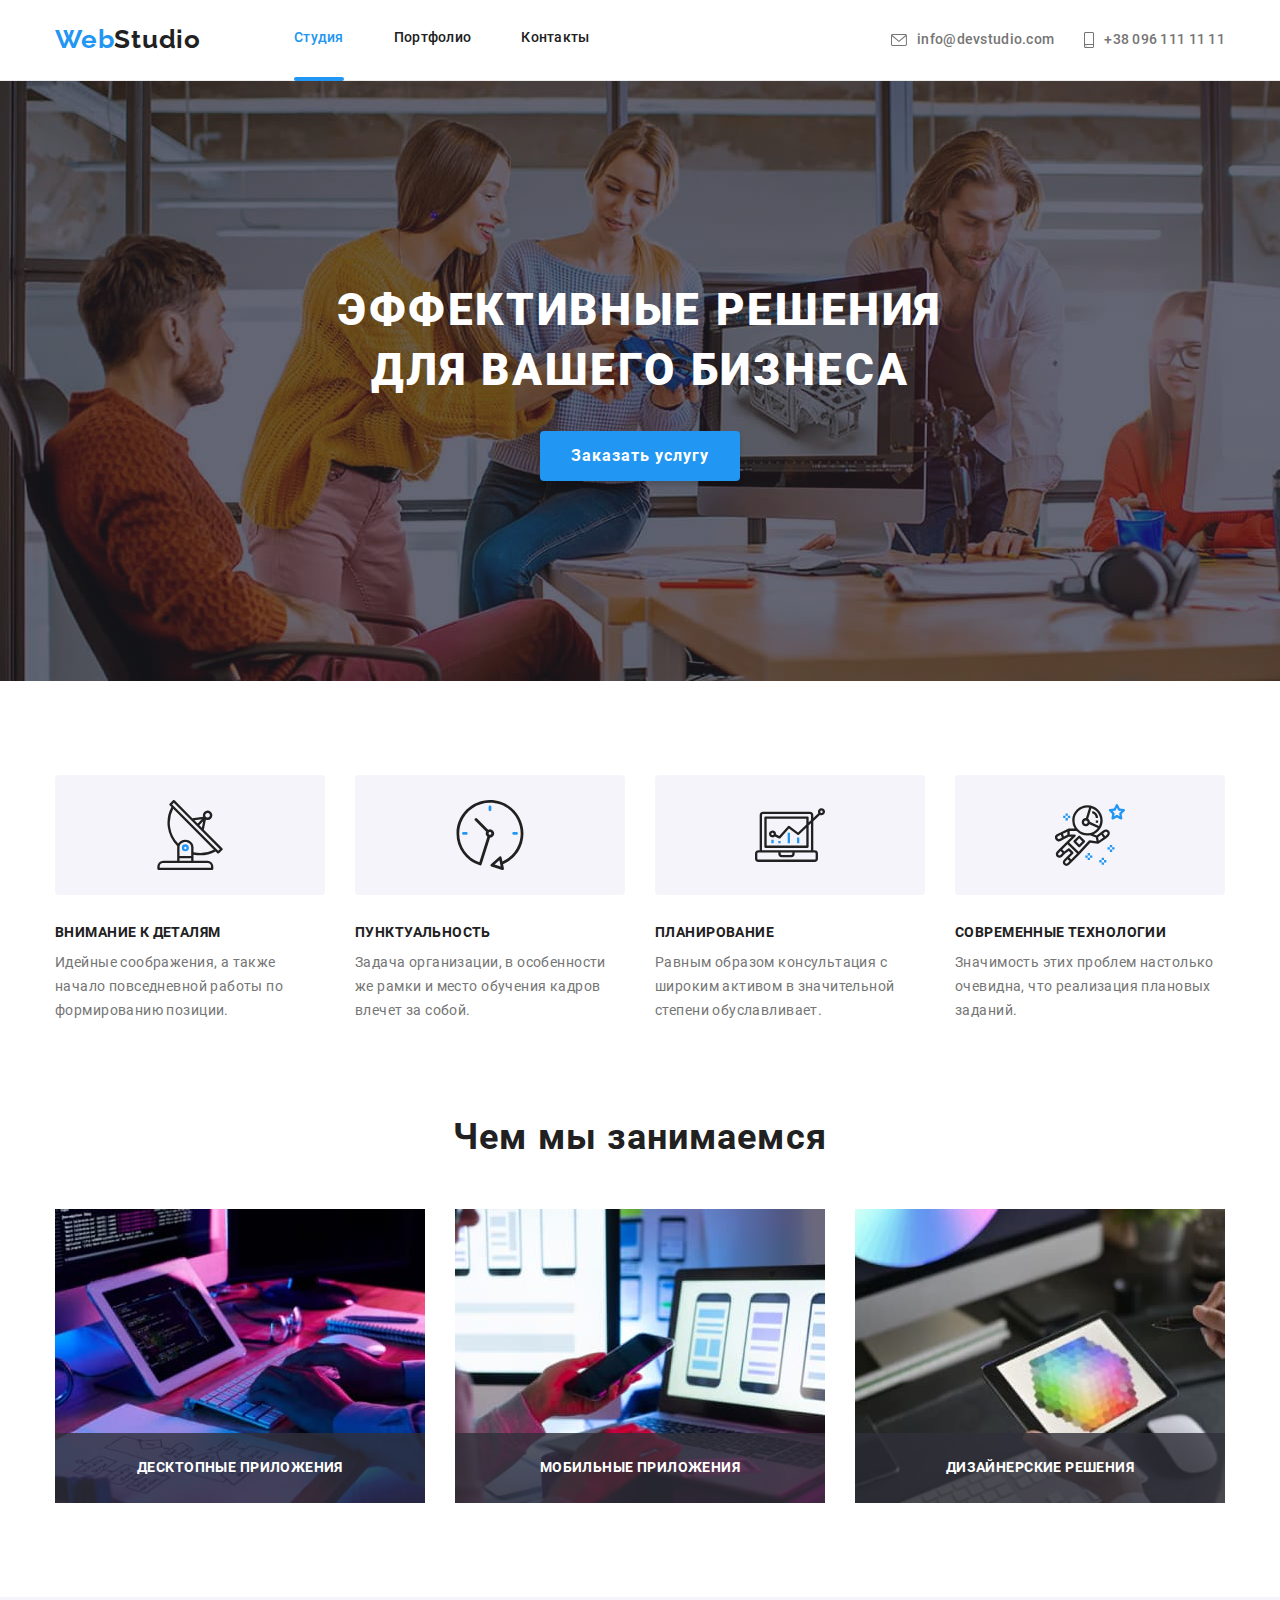
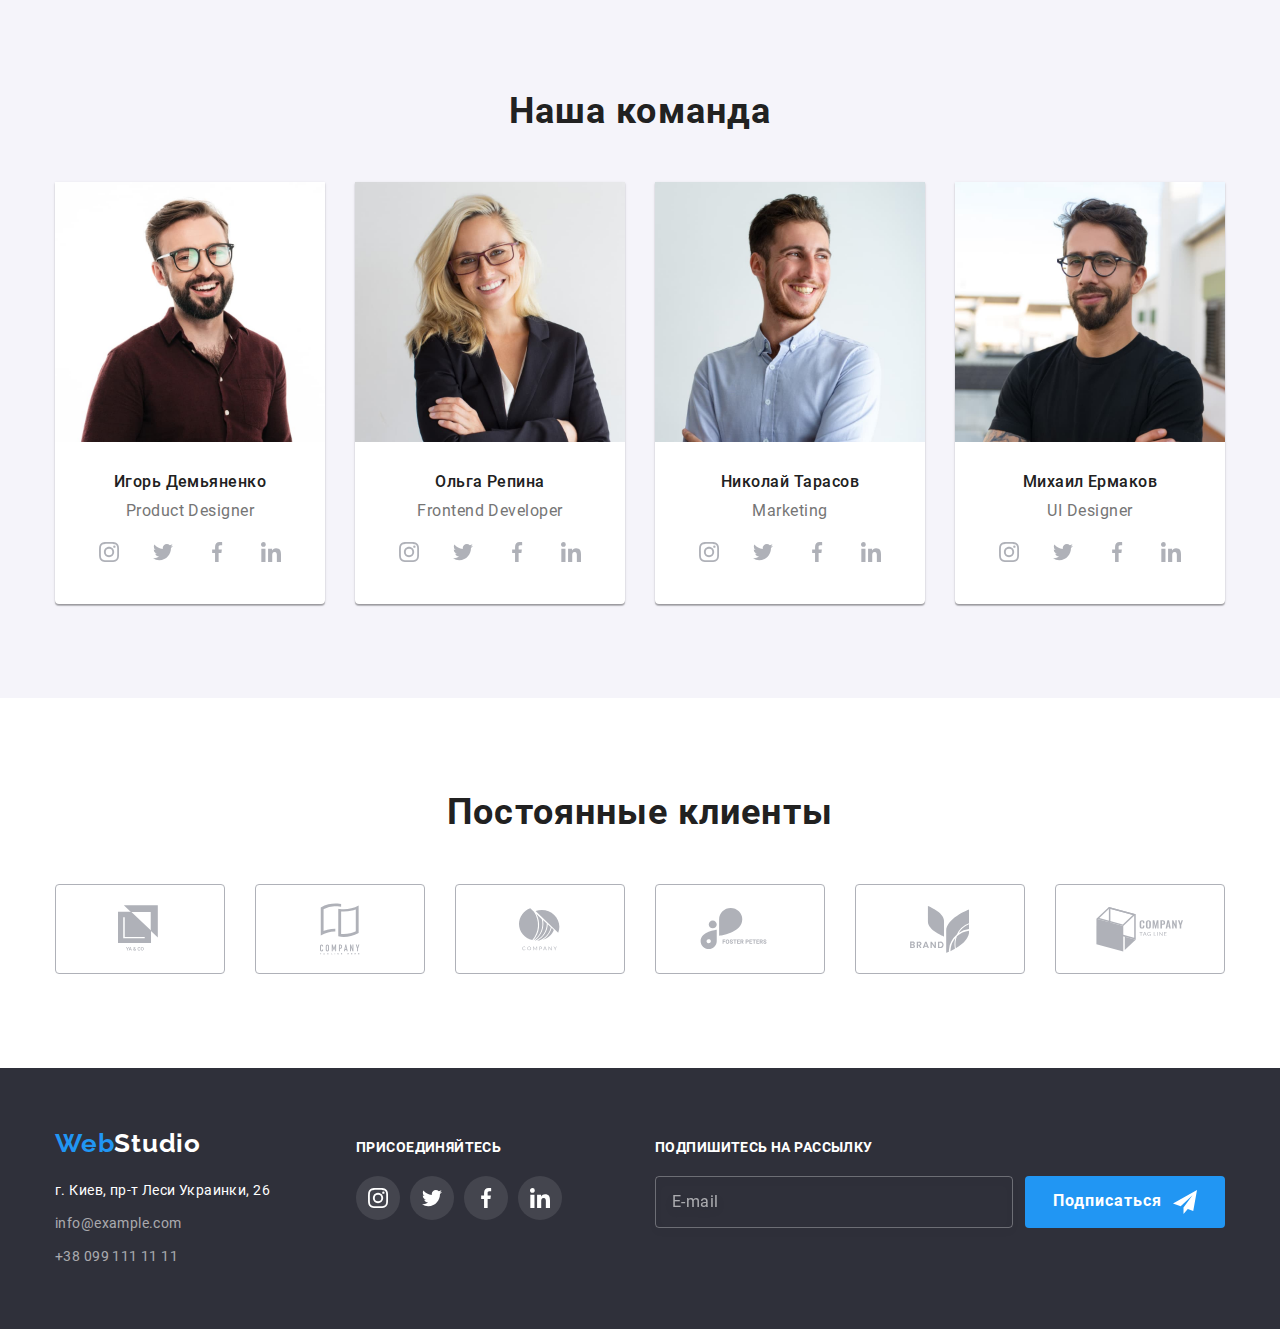
<file: index.html>
<!DOCTYPE html>
<html lang="ru">
  <head>
    <meta charset="UTF-8" />
    <meta name="viewport" content="width=device-width, initial-scale=1.0" />
    <title>WebStudio. Studio.</title>

    <!-- Нормализатор из конспекта -->
    <link
      rel="stylesheet"
      href="https://cdnjs.cloudflare.com/ajax/libs/modern-normalize/1.0.0/modern-normalize.min.css"
    />

    <!-- Мой файл стилей -->
    <link rel="stylesheet" href="./css/main.min.css" />
  </head>
  <body>
    <!--Верхняя линия-->
    <header class="header">
      <div class="container container--topline">
        <nav class="navigation">
          <a href="" class="logo logo--navigation">
            <span class="logo--part-one">Web</span>Studio
          </a>
          <ul class="navigation-list">
            <li class="navigation-list__item">
              <a href="./index.html" class="navigation-list__link current">
                Студия
              </a>
            </li>
            <li class="navigation-list__item">
              <a href="./portfolio.html" class="navigation-list__link">
                Портфолио
              </a>
            </li>
            <li class="navigation-list__item">
              <a href="" class="navigation-list__link"> Контакты </a>
            </li>
          </ul>
        </nav>
        <ul class="contacts">
          <li class="contacts__item">
            <a href="mailto:info@devstudio.com" class="contacts__link">
              <svg class="contacts__icon" width="16" height="12">
                <use href="./images/sprite.svg#icon-envelope"></use>
              </svg>
              info@devstudio.com
            </a>
          </li>
          <li class="contacts__item">
            <a href="tel:+380961111111" class="contacts__link">
              <svg class="contacts__icon" width="10" height="16">
                <use href="./images/sprite.svg#icon-smartphone"></use>
              </svg>
              +38 096 111 11 11
            </a>
          </li>
        </ul>
      </div>
    </header>
    <main>
      <!--Шапка-->
      <section class="primary">
        <div class="background">
          <div class="primary__box">
            <h1 class="primary__title">
              Эффективные решения для вашего бизнеса
            </h1>
            <!-- <a href="#" class="primary-button">Заказать услугу</a> -->
            <button type="button" class="primary__button" data-modal-open>
              Заказать услугу
            </button>
          </div>
        </div>
      </section>

      <!--Особенности-->
      <section class="features">
        <h2 class="visually-hidden">Особенности</h2>
        <div class="container">
          <ul class="features-list">
            <li class="features-list__card">
              <div class="features-list__image">
                <svg class="features-list__icon">
                  <use href="./images/sprite.svg#icon-feature-1"></use>
                </svg>
              </div>
              <h3 class="features-list__label">Внимание к деталям</h3>
              <p class="features-list__text">
                Идейные соображения, а также начало повседневной работы по
                формированию позиции.
              </p>
            </li>
            <li class="features-list__card">
              <div class="features-list__image">
                <svg class="features-list__icon">
                  <use href="./images/sprite.svg#icon-feature-2"></use>
                </svg>
              </div>
              <h3 class="features-list__label">Пунктуальность</h3>
              <p class="features-list__text">
                Задача организации, в особенности же рамки и место обучения
                кадров влечет за собой.
              </p>
            </li>
            <li class="features-list__card">
              <div class="features-list__image">
                <svg class="features-list__icon">
                  <use href="./images/sprite.svg#icon-feature-3"></use>
                </svg>
              </div>
              <h3 class="features-list__label">Планирование</h3>
              <p class="features-list__text">
                Равным образом консультация с широким активом в значительной
                степени обуславливает.
              </p>
            </li>
            <li class="features-list__card">
              <div class="features-list__image">
                <svg class="features-list__icon">
                  <use href="./images/sprite.svg#icon-feature-4"></use>
                </svg>
              </div>
              <h3 class="features-list__label">Современные технологии</h3>
              <p class="features-list__text">
                Значимость этих проблем настолько очевидна, что реализация
                плановых заданий.
              </p>
            </li>
          </ul>
        </div>
      </section>

      <!--Чем мы занимаемся-->
      <section class="activity">
        <div class="container">
          <h2 class="activity__title">Чем мы занимаемся</h2>
          <ul class="activity-list">
            <li class="activity-list__card">
              <img
                src="./images/ourwork-1.jpg"
                alt="Рабочее место. Видны руки человека на клавиатуре, монитор, планшет, схема на листе бумаги А4."
                width="370"
              />
              <p class="activity-list__label">Десктопные приложения</p>
            </li>
            <li class="activity-list__card">
              <img
                src="./images/ourwork-2.jpg"
                alt="Телефон в руке человека. На экране ноутбука три дисплея мобильного телефона."
                width="370"
              />
              <p class="activity-list__label">Мобильные приложения</p>
            </li>
            <li class="activity-list__card">
              <img
                src="./images/ourwork-3.jpg"
                alt="Экран ноутбука с цветовой палитрой в виде шестиугольника."
                width="370"
              />
              <p class="activity-list__label">Дизайнерские решения</p>
            </li>
          </ul>
        </div>
      </section>

      <!--Наша команда-->
      <section class="team">
        <div class="container">
          <h2 class="team__title">Наша команда</h2>
          <ul class="members">
            <li class="members__card">
              <img
                src="./images/ourteam-1.jpg"
                alt="Фото члена команды"
                width="270"
              />
              <div class="members__title">
                <h3 class="members__name">Игорь Демьяненко</h3>
                <p class="members__position">Product Designer</p>
                <ul class="social-network">
                  <li class="social-network__item">
                    <a href="" class="social-network__link">
                      <svg class="social-network__icon">
                        <use href="./images/sprite.svg#icon-instagram"></use>
                      </svg>
                    </a>
                  </li>
                  <li class="social-network__item">
                    <a href="" class="social-network__link">
                      <svg class="social-network__icon">
                        <use href="./images/sprite.svg#icon-twitter"></use>
                      </svg>
                    </a>
                  </li>
                  <li class="social-network__item">
                    <a href="" class="social-network__link">
                      <svg class="social-network__icon">
                        <use href="./images/sprite.svg#icon-facebook"></use>
                      </svg>
                    </a>
                  </li>
                  <li class="social-network__item">
                    <a href="" class="social-network__link">
                      <svg class="social-network__icon">
                        <use href="./images/sprite.svg#icon-linkedin"></use>
                      </svg>
                    </a>
                  </li>
                </ul>
              </div>
            </li>
            <li class="members__card">
              <img
                src="./images/ourteam-2.jpg"
                alt="Член команды"
                width="270"
              />

              <div class="members__title">
                <h3 class="members__name">Ольга Репина</h3>
                <p class="members__position">Frontend Developer</p>
                <ul class="social-network">
                  <li class="social-network__item">
                    <a href="" class="social-network__link">
                      <svg class="social-network__icon">
                        <use href="./images/sprite.svg#icon-instagram"></use>
                      </svg>
                    </a>
                  </li>
                  <li class="social-network__item">
                    <a href="" class="social-network__link">
                      <svg class="social-network__icon">
                        <use href="./images/sprite.svg#icon-twitter"></use>
                      </svg>
                    </a>
                  </li>
                  <li class="social-network__item">
                    <a href="" class="social-network__link">
                      <svg class="social-network__icon">
                        <use href="./images/sprite.svg#icon-facebook"></use>
                      </svg>
                    </a>
                  </li>
                  <li class="social-network__item">
                    <a href="" class="social-network__link">
                      <svg class="social-network__icon">
                        <use href="./images/sprite.svg#icon-linkedin"></use>
                      </svg>
                    </a>
                  </li>
                </ul>
              </div>
            </li>
            <li class="members__card">
              <img
                src="./images/ourteam-3.jpg"
                alt="Член команды"
                width="270"
              />

              <div class="members__title">
                <h3 class="members__name">Николай Тарасов</h3>

                <p class="members__position">Marketing</p>
                <ul class="social-network">
                  <li class="social-network__item">
                    <a href="" class="social-network__link">
                      <svg class="social-network__icon">
                        <use href="./images/sprite.svg#icon-instagram"></use>
                      </svg>
                    </a>
                  </li>
                  <li class="social-network__item">
                    <a href="" class="social-network__link">
                      <svg class="social-network__icon">
                        <use href="./images/sprite.svg#icon-twitter"></use>
                      </svg>
                    </a>
                  </li>
                  <li class="social-network__item">
                    <a href="" class="social-network__link">
                      <svg class="social-network__icon">
                        <use href="./images/sprite.svg#icon-facebook"></use>
                      </svg>
                    </a>
                  </li>
                  <li class="social-network__item">
                    <a href="" class="social-network__link">
                      <svg class="social-network__icon">
                        <use href="./images/sprite.svg#icon-linkedin"></use>
                      </svg>
                    </a>
                  </li>
                </ul>
              </div>
            </li>
            <li class="members__card">
              <img
                src="./images/ourteam-4.jpg"
                alt="Член команды"
                width="270"
              />

              <div class="members__title">
                <h3 class="members__name">Михаил Ермаков</h3>

                <p class="members__position">UI Designer</p>
                <ul class="social-network">
                  <li class="social-network__item">
                    <a href="" class="social-network__link">
                      <svg class="social-network__icon">
                        <use href="./images/sprite.svg#icon-instagram"></use>
                      </svg>
                    </a>
                  </li>
                  <li class="social-network__item">
                    <a href="" class="social-network__link">
                      <svg class="social-network__icon">
                        <use href="./images/sprite.svg#icon-twitter"></use>
                      </svg>
                    </a>
                  </li>
                  <li class="social-network__item">
                    <a href="" class="social-network__link">
                      <svg class="social-network__icon">
                        <use href="./images/sprite.svg#icon-facebook"></use>
                      </svg>
                    </a>
                  </li>
                  <li class="social-network__item">
                    <a href="" class="social-network__link">
                      <svg class="social-network__icon">
                        <use href="./images/sprite.svg#icon-linkedin"></use>
                      </svg>
                    </a>
                  </li>
                </ul>
              </div>
            </li>
          </ul>
        </div>
      </section>

      <!-- Постоянные клиенты -->
      <section class="clients">
        <div class="container">
          <h2 class="clients__title">Постоянные клиенты</h2>
          <ul class="collection">
            <li class="collection__item">
              <a href="" class="collection__link">
                <svg class="collection__icon" width="44" height="49">
                  <use href="./images/sprite.svg#icon-logo-1"></use>
                </svg>
              </a>
            </li>
            <li class="collection__item">
              <a href="" class="collection__link"
                ><svg class="collection__icon" width="40" height="52">
                  <use href="./images/sprite.svg#icon-logo-2"></use>
                </svg>
              </a>
            </li>
            <li class="collection__item">
              <a href="" class="collection__link"
                ><svg class="collection__icon" width="41" height="43">
                  <use href="./images/sprite.svg#icon-logo-3"></use>
                </svg>
              </a>
            </li>
            <li class="collection__item">
              <a href="" class="collection__link"
                ><svg class="collection__icon" width="80" height="42">
                  <use href="./images/sprite.svg#icon-logo-4"></use>
                </svg>
              </a>
            </li>
            <li class="collection__item">
              <a href="" class="collection__link"
                ><svg class="collection__icon" width="59" height="47">
                  <use href="./images/sprite.svg#icon-logo-5"></use>
                </svg>
              </a>
            </li>
            <li class="collection__item">
              <a href="" class="collection__link"
                ><svg class="collection__icon" width="88" height="45">
                  <use href="./images/sprite.svg#icon-logo-6"></use>
                </svg>
              </a>
            </li>
          </ul>
        </div>
      </section>
    </main>

    <!-- Подвал -->
    <footer class="footer">
      <div class="container container--footer">
        <div class="box-contacts">
          <a href="" class="logo logo--footer">
            <span class="logo--part-one">Web</span
            ><span class="logo--part-two">Studio</span>
          </a>

          <address class="address">
            <p class="address__mail">г. Киев, пр-т Леси Украинки, 26</p>
            <a href="mailto:info@example.com" class="address__email"
              >info@example.com
            </a>
            <a href="tel:+380991111111" class="address__tel"
              >+38 099 111 11 11
            </a>
          </address>
        </div>
        <div class="box-social">
          <p class="box-social__label">Присоединяйтесь</p>
          <ul class="social-network">
            <li class="social-network__item">
              <a href="" class="social-network__link">
                <svg class="social-network__icon">
                  <use href="./images/sprite.svg#icon-instagram"></use>
                </svg>
              </a>
            </li>
            <li class="social-network__item">
              <a href="" class="social-network__link">
                <svg class="social-network__icon">
                  <use href="./images/sprite.svg#icon-twitter"></use>
                </svg>
              </a>
            </li>
            <li class="social-network__item">
              <a href="" class="social-network__link">
                <svg class="social-network__icon">
                  <use href="./images/sprite.svg#icon-facebook"></use>
                </svg>
              </a>
            </li>
            <li class="social-network__item">
              <a href="" class="social-network__link">
                <svg class="social-network__icon">
                  <use href="./images/sprite.svg#icon-linkedin"></use>
                </svg>
              </a>
            </li>
          </ul>
        </div>
        <div class="box-form">
          <p class="box-form__label">Подпишитесь на рассылку</p>
          <form autocomplete="off" id="form-join" class="form-join">
            <input
              type="email"
              class="form-join-input"
              name="user-email"
              placeholder="E-mail"
            />
            <button type="submit" class="form-join__button">Подписаться</button>
          </form>
        </div>
      </div>
    </footer>
    <div class="backdrop is-hidden" data-modal>
      <div class="modal">
        <button type="button" class="modal__button-close" data-modal-close>
          <svg class="modal__icon-close" width="18" height="18">
            <use href="./images/sprite.svg#icon-close"></use>
          </svg>
        </button>
        <h3 class="modal__title">Оставьте свои данные, мы вам перезвоним</h3>
        <form autocomplete="off" id="form-modal" class="form-modal">
          <ul class="form-inputs">
            <li class="form-inputs__item">
              <label class="form-inputs__field"
                ><span class="form-inputs__label">Имя</span>
                <input type="text" name="name" class="form-inputs__input" />
                <svg class="form-inputs__icon" width="18" height="18">
                  <use href="./images/sprite.svg#icon-modal-name"></use>
                </svg>
              </label>
            </li>
            <li class="form-inputs__item">
              <label class="form-inputs__field"
                ><span class="form-inputs__label">Телефон</span>
                <input
                  type="tel"
                  name="tell"
                  autocomplete="tel"
                  class="form-inputs__input"
                />
                <svg class="form-inputs__icon" width="18" height="18">
                  <use href="./images/sprite.svg#icon-modal-tell"></use>
                </svg>
              </label>
            </li>
            <li class="form-inputs__item">
              <label class="form-inputs__field"
                ><span class="form-inputs__label">Почта</span>
                <input
                  type="email"
                  name="email"
                  autocomplete="email"
                  class="form-inputs__input"
                />
                <svg class="form-inputs__icon" width="18" height="18">
                  <use href="./images/sprite.svg#icon-modal-email"></use>
                </svg>
              </label>
            </li>
            <li class="form-inputs__item">
              <label class="form-inputs__field"
                ><span class="form-inputs__label">Комментарий</span>
                <textarea
                  name="comment"
                  rows="7"
                  class="form-inputs__comment"
                  placeholder="Введите текст"
                ></textarea>
              </label>
            </li>
          </ul>

          <label class="form-checkbox">
            <input
              type="checkbox"
              name="chekckbox"
              class="form-checkbox__input visually-hidden"
            />
            <span class="form-checkbox__castom"> </span>
            <span class="form-checkbox__label"
              >Соглашаюсь с рассылкой и принимаю
            </span>
            <a href="" class="form-checkbox__link"> Условия договора</a>
          </label>
          <button type="submit" class="form-modal__submit" disabled>
            Отправить
          </button>
        </form>
      </div>
    </div>
    <script src="./js/modal.js"></script>
  </body>
</html>
</file>
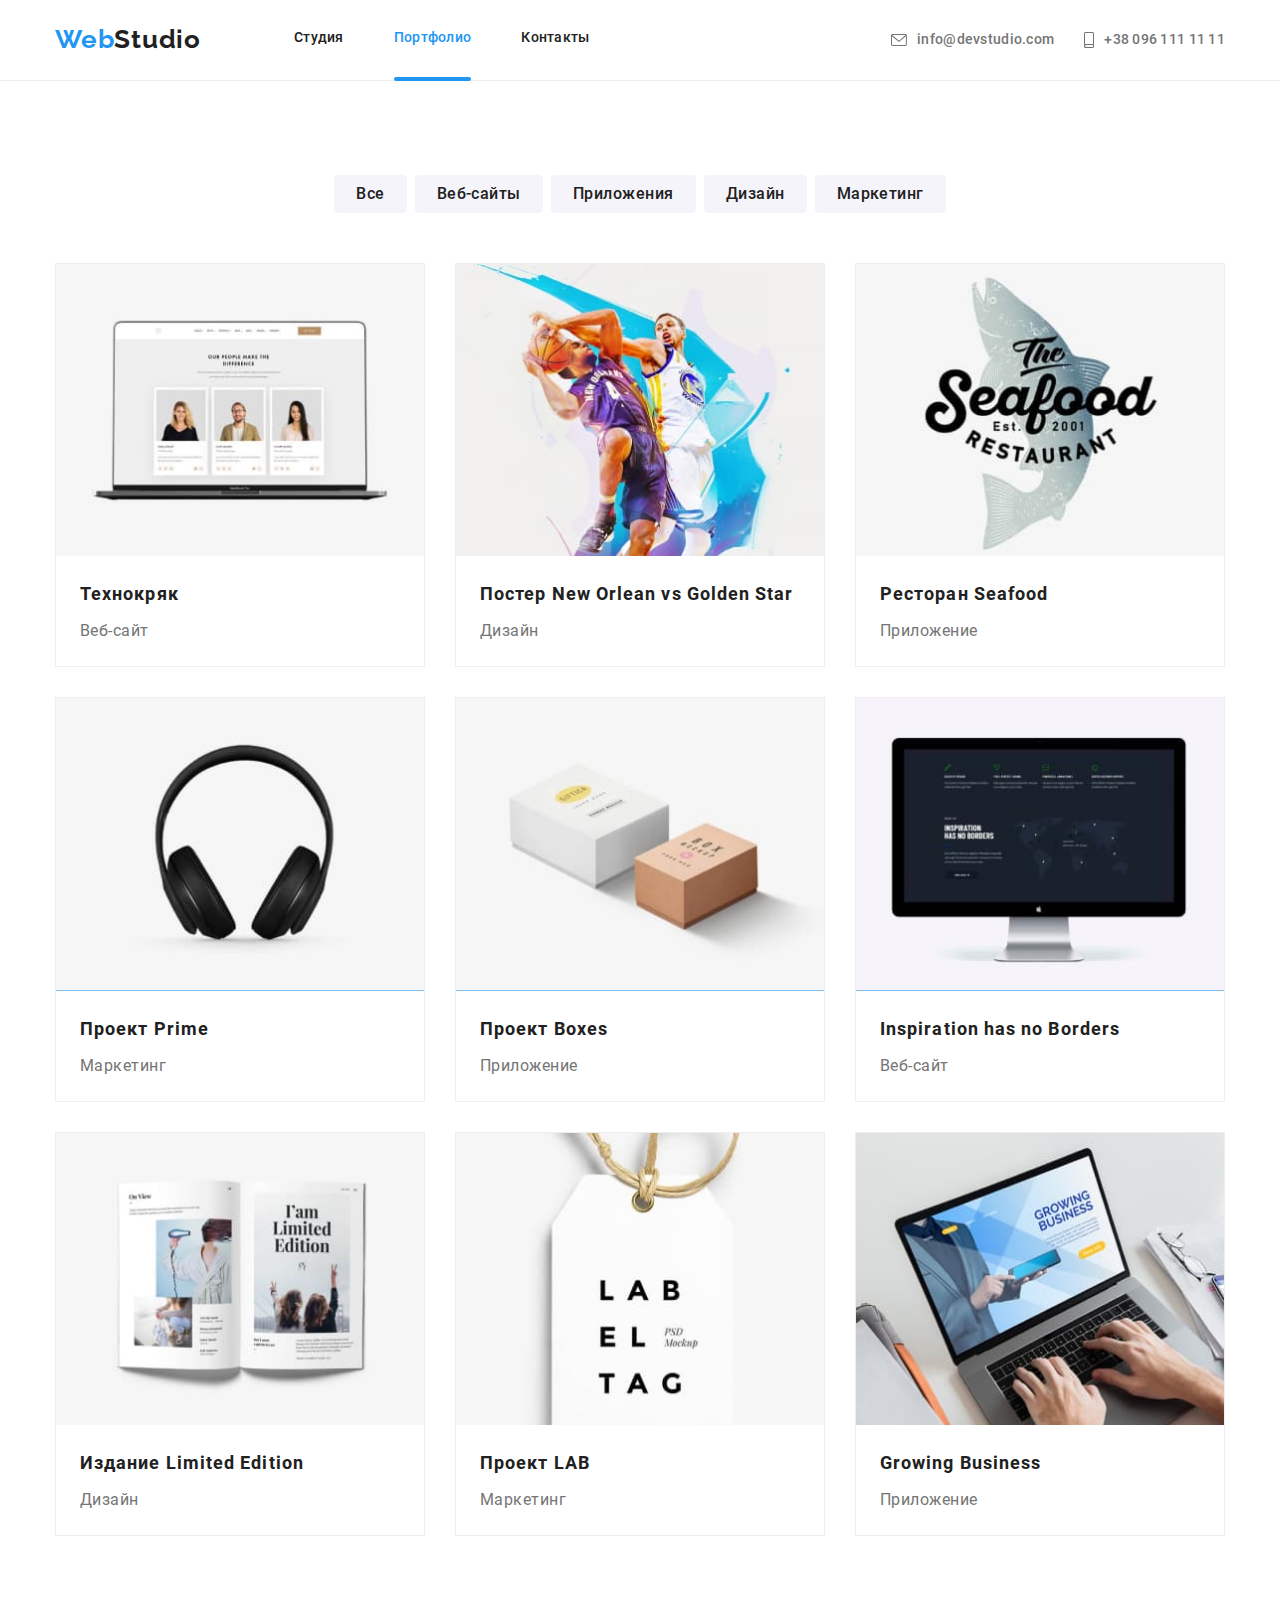
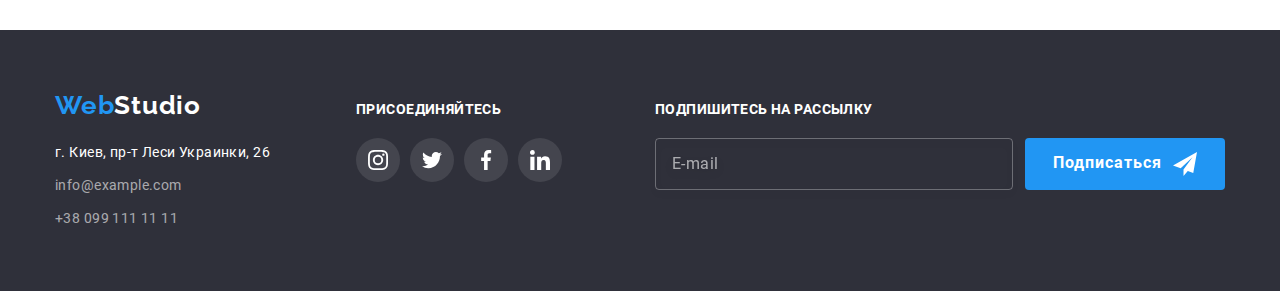
<file: portfolio.html>
<!DOCTYPE html>
<html lang="ru">
  <head>
    <meta charset="UTF-8" />
    <meta name="viewport" content="width=device-width, initial-scale=1.0" />
    <title>WebStudio. Studio.</title>

    <!-- Нормализатор из конспекта -->
    <link
      rel="stylesheet"
      href="https://cdnjs.cloudflare.com/ajax/libs/modern-normalize/0.7.0/modern-normalize.min.css"
    />

    <!-- Мой файл стилей -->
    <link rel="stylesheet" href="./css/main.min.css" />
  </head>
  <body>
    <!--Верхняя линия-->
    <header class="header">
      <div class="container container--topline">
        <nav class="navigation">
          <a href="" class="logo logo--navigation">
            <span class="logo--part-one">Web</span>Studio
          </a>
          <ul class="navigation-list">
            <li class="navigation-list__item">
              <a href="./index.html" class="navigation-list__link"> Студия </a>
            </li>
            <li class="navigation-list__item">
              <a href="./portfolio.html" class="navigation-list__link current">
                Портфолио
              </a>
            </li>
            <li class="navigation-list__item">
              <a href="" class="navigation-list__link"> Контакты </a>
            </li>
          </ul>
        </nav>
        <ul class="contacts">
          <li class="contacts__item">
            <a href="mailto:info@devstudio.com" class="contacts__link">
              <svg class="contacts__icon" width="16" height="12">
                <use href="./images/sprite.svg#icon-envelope"></use>
              </svg>
              info@devstudio.com
            </a>
          </li>
          <li class="contacts__item">
            <a href="tel:+380961111111" class="contacts__link">
              <svg class="contacts__icon" width="10" height="16">
                <use href="./images/sprite.svg#icon-smartphone"></use>
              </svg>
              +38 096 111 11 11
            </a>
          </li>
        </ul>
      </div>
    </header>
    <main>
      <section class="section portfolio">
        <!--  Позже скрыть заголовок этой секции-->
        <h1 class="visually-hidden">Портфолио</h1>
        <div class="container">
          <ul class="filters">
            <li class="filters__item">
              <button type="button" class="filters__button">Все</button>
            </li>
            <li class="filters__item">
              <button type="button" class="filters__button">Веб-сайты</button>
            </li>
            <li class="filters__item">
              <button type="button " class="filters__button">Приложения</button>
            </li>
            <li class="filters__item">
              <button type="button" class="filters__button">Дизайн</button>
            </li>
            <li class="filters__item">
              <button type="button " class="filters__button">Маркетинг</button>
            </li>
          </ul>
          <!--Проекты-->
          <ul class="projects">
            <li class="projects__card">
              <a href="" class="projects__link">
                <div class="projects__image">
                  <img
                    src="./images/project-1.jpg"
                    alt="Страница сайта Технокряк."
                    width="370"
                  />
                  <p class="projects__overley">
                    Технокряк это современная площадка распространения
                    коронавируса. Компании используют эту платформу для
                    цифрового шпионажа и атак на защищённые сервера конкурентов.
                  </p>
                </div>
                <div class="projects__title">
                  <h2 class="projects__name">Технокряк</h2>
                  <p class="projects__label">Веб-сайт</p>
                </div>
              </a>
            </li>
            <li class="projects__card">
              <a href="" class="projects__link">
                <div class="projects__image">
                  <img
                    src="./images/project-2.jpg"
                    alt="Два игрока в баскетбол в прыжке."
                    width="370"
                  />
                  <p class="projects__overley">
                    Технокряк это современная площадка распространения
                    коронавируса. Компании используют эту платформу для
                    цифрового шпионажа и атак на защищённые сервера конкурентов.
                  </p>
                </div>
                <div class="projects__title">
                  <h2 class="projects__name">
                    Постер <span lang="en">New Orlean vs Golden Star</span>
                  </h2>

                  <p class="projects__label">Дизайн</p>
                </div>
              </a>
            </li>
            <li class="projects__card">
              <a href="" class="projects__link">
                <div class="projects__image">
                  <img
                    src="./images/project-3.jpg"
                    alt="Логотип ресторана The Seafood."
                    width="370"
                  />
                  <p class="projects__overley">
                    Технокряк это современная площадка распространения
                    коронавируса. Компании используют эту платформу для
                    цифрового шпионажа и атак на защищённые сервера конкурентов.
                  </p>
                </div>
                <div class="projects__title">
                  <h2 class="projects__name">
                    Ресторан <span lang="en">Seafood</span>
                  </h2>
                  <p class="projects__label">Приложение</p>
                </div>
              </a>
            </li>
            <li class="projects__card">
              <a href="" class="projects__link">
                <div class="projects__image">
                  <img
                    src="./images/project-4.jpg"
                    alt="Наушники"
                    width="370"
                  />
                  <p class="projects__overley">
                    Технокряк это современная площадка распространения
                    коронавируса. Компании используют эту платформу для
                    цифрового шпионажа и атак на защищённые сервера конкурентов.
                  </p>
                </div>

                <div class="projects__title">
                  <h2 class="projects__name">
                    Проект <span lang="en">Prime</span>
                  </h2>
                  <p class="projects__label">Маркетинг</p>
                </div>
              </a>
            </li>
            <li class="projects__card">
              <a href="" class="projects__link">
                <div class="projects__image">
                  <img
                    src="./images/project-5.jpg"
                    alt="Две коробки."
                    width="370"
                  />
                  <p class="projects__overley">
                    Технокряк это современная площадка распространения
                    коронавируса. Компании используют эту платформу для
                    цифрового шпионажа и атак на защищённые сервера конкурентов.
                  </p>
                </div>
                <div class="projects__title">
                  <h2 class="projects__name">
                    Проект <span lang="en">Boxes</span>
                  </h2>

                  <p class="projects__label">Приложение</p>
                </div>
              </a>
            </li>
            <li class="projects__card">
              <a href="" class="projects__link">
                <div class="projects__image">
                  <img
                    src="./images/project-6.jpg"
                    alt="Компьютер."
                    width="370"
                  />
                  <p class="projects__overley">
                    Технокряк это современная площадка распространения
                    коронавируса. Компании используют эту платформу для
                    цифрового шпионажа и атак на защищённые сервера конкурентов.
                  </p>
                </div>
                <div class="projects__title">
                  <h2 class="projects__name" lang="en">
                    Inspiration has no Borders
                  </h2>
                  <p class="projects__label">Веб-сайт</p>
                </div>
              </a>
            </li>
            <li class="projects__card">
              <a href="" class="projects__link">
                <div class="projects__image">
                  <img
                    src="./images/project-7.jpg"
                    alt="Разворот журнала."
                    width="370"
                  />
                  <p class="projects__overley">
                    Технокряк это современная площадка распространения
                    коронавируса. Компании используют эту платформу для
                    цифрового шпионажа и атак на защищённые сервера конкурентов.
                  </p>
                </div>
                <div class="projects__title">
                  <h2 class="projects__name">
                    Издание <span lang="en">Limited Edition</span>
                  </h2>
                  <p class="projects__label">Дизайн</p>
                </div>
              </a>
            </li>
            <li class="projects__card">
              <a href="" class="projects__link">
                <div class="projects__image">
                  <img src="./images/project-8.jpg" alt="Бирка." width="370" />
                  <p class="projects__overley">
                    Технокряк это современная площадка распространения
                    коронавируса. Компании используют эту платформу для
                    цифрового шпионажа и атак на защищённые сервера конкурентов.
                  </p>
                </div>
                <div class="projects__title">
                  <h2 class="projects__name">
                    Проект <span lang="en">LAB</span>
                  </h2>

                  <p class="projects__label">Маркетинг</p>
                </div>
              </a>
            </li>
            <li class="projects__card">
              <a href="" class="projects__link">
                <div class="projects__image">
                  <img
                    src="./images/project-9.jpg"
                    alt="Ноутбук со стартовой страницей сайта"
                    width="370"
                  />
                  <p class="projects__overley">
                    Технокряк это современная площадка распространения
                    коронавируса. Компании используют эту платформу для
                    цифрового шпионажа и атак на защищённые сервера конкурентов.
                  </p>
                </div>
                <div class="projects__title">
                  <h2 class="projects__name" lang="en">Growing Business</h2>
                  <p class="projects__label">Приложение</p>
                </div>
              </a>
            </li>
          </ul>
        </div>
      </section>
    </main>
    <footer class="footer">
      <div class="container container--footer">
        <div class="box-contacts">
          <a href="" class="logo logo--footer">
            <span class="logo--part-one">Web</span
            ><span class="logo--part-two">Studio</span>
          </a>

          <address class="address">
            <p class="address__mail">г. Киев, пр-т Леси Украинки, 26</p>
            <a href="mailto:info@example.com" class="address__email"
              >info@example.com
            </a>
            <a href="tel:+380991111111" class="address__tel"
              >+38 099 111 11 11
            </a>
          </address>
        </div>
        <div class="box-social">
          <p class="box-social__label">Присоединяйтесь</p>
          <ul class="social-network">
            <li class="social-network__item">
              <a href="" class="social-network__link">
                <svg class="social-network__icon">
                  <use href="./images/sprite.svg#icon-instagram"></use>
                </svg>
              </a>
            </li>
            <li class="social-network__item">
              <a href="" class="social-network__link">
                <svg class="social-network__icon">
                  <use href="./images/sprite.svg#icon-twitter"></use>
                </svg>
              </a>
            </li>
            <li class="social-network__item">
              <a href="" class="social-network__link">
                <svg class="social-network__icon">
                  <use href="./images/sprite.svg#icon-facebook"></use>
                </svg>
              </a>
            </li>
            <li class="social-network__item">
              <a href="" class="social-network__link">
                <svg class="social-network__icon">
                  <use href="./images/sprite.svg#icon-linkedin"></use>
                </svg>
              </a>
            </li>
          </ul>
        </div>
        <div class="box-form">
          <p class="box-form__label">Подпишитесь на рассылку</p>
          <form autocomplete="off" id="form-join" class="form-join">
            <input
              type="email"
              class="form-join-input"
              name="user-email"
              placeholder="E-mail"
            />
            <button type="submit" class="form-join__button">Подписаться</button>
          </form>
        </div>
      </div>
    </footer>
  </body>
</html>
</file>
<file: css/main.min.css>
@font-face{font-family:'Roboto';src:url("../fonts/roboto-black.eot");src:url("../fonts/roboto-black.eot?#iefix") format("embedded-opentype"),url("../fonts/roboto-black.ttf") format("truetype"),url("../fonts/roboto-black.woff2") format("woff2"),url("../fonts/roboto-black.woff") format("woff"),url("../fonts/roboto-black.svg#roboto-black") format("svg");font-weight:900;font-style:normal;font-display:fallback}@font-face{font-family:'Roboto';src:url("../fonts/roboto-regular.eot");src:url("../fonts/roboto-regular.eot?#iefix") format("embedded-opentype"),url("../fonts/roboto-regular.ttf") format("truetype"),url("../fonts/roboto-regular.woff2") format("woff2"),url("../fonts/roboto-regular.woff") format("woff"),url("../fonts/roboto-regular.svg#roboto-regular") format("svg");font-weight:400;font-style:normal;font-display:fallback}@font-face{font-family:'Roboto';src:url("../fonts/roboto-bold.eot");src:url("../fonts/roboto-bold.eot?#iefix") format("embedded-opentype"),url("../fonts/roboto-bold.ttf") format("truetype"),url("../fonts/roboto-bold.woff2") format("woff2"),url("../fonts/roboto-bold.woff") format("woff"),url("../fonts/roboto-bold.svg#roboto-bold") format("svg");font-weight:700;font-style:normal;font-display:fallback}@font-face{font-family:'Roboto';src:url("../fonts/roboto-medium.eot");src:url("../fonts/roboto-medium.eot?#iefix") format("embedded-opentype"),url("../fonts/roboto-medium.ttf") format("truetype"),url("../fonts/roboto-medium.woff2") format("woff2"),url("../fonts/roboto-medium.woff") format("woff"),url("../fonts/roboto-medium.svg#roboto-medium") format("svg");font-weight:500;font-style:normal;font-display:fallback}@font-face{font-family:'Raleway';src:url("../fonts/raleway-bold.eot");src:url("../fonts/raleway-bold.eot?#iefix") format("embedded-opentype"),url("../fonts/raleway-bold.ttf") format("truetype"),url("../fonts/raleway-bold.woff2") format("woff2"),url("../fonts/raleway-bold.woff") format("woff"),url("../fonts/raleway-bold.svg#raleway-bold") format("svg");font-weight:700;font-style:normal;font-display:fallback}.box-social__label,.box-form__label,.navigation,.primary__title,.features-list__label,.features-list__text,.activity__title,.activity-list__label,.team__title,.members__title,.members__name,.members__position,.clients__title,.address,.address__mail,.projects__overley,.projects__name,.projects__label,.modal__title{margin:0px}.navigation-list,.contacts,.features-list,.activity-list,.members,.social-network,.collection,.filters,.projects,.form-inputs{list-style:none;padding:0px;margin:0px}.logo,.navigation-list__link,.contacts__link,.social-network__link,.collection__link,.address__email,.address__tel,.projects__link{text-decoration:none;margin:0px}.features,.activity,.team,.clients,.portfolio{padding-top:94px;padding-bottom:94px;text-align:center}.primary__button,.form-join__button,.form-modal__submit{padding-top:10px;padding-bottom:10px;width:200px;color:#fff;font-family:"Roboto",sans-serif;font-style:normal;font-weight:700;font-size:16px;line-height:1.87;letter-spacing:.06em;background-color:#2196f3;border:none;border-radius:4px}.box-social__label,.box-form__label{margin-bottom:20px;font-family:"Roboto",sans-serif;font-style:normal;font-weight:700;font-size:14px;line-height:1.14;letter-spacing:.03em;text-align:start;color:#fff;text-transform:uppercase}.container{width:1200px;margin-left:auto;margin-right:auto;padding-left:15px;padding-right:15px}img{display:block;max-width:100%;height:auto}.visually-hidden{position:absolute;width:1px;height:1px;margin:-1px;border:0;padding:0;clip:rect(0 0 0 0);overflow:hidden}.logo{font-family:"Roboto",sans-serif;font-style:normal;font-weight:700;font-size:26px;line-height:1.192;letter-spacing:.03em;font-family:Raleway, sans-serif;color:#212121}.logo--navigation{margin-right:93px;padding:24px 0px 25px}.logo--footer{display:block;margin-bottom:20px}.logo--part-one{color:#2196f3}.logo--part-two{color:#fff}.logo--footer{display:block;margin-bottom:20px}.container--topline{display:-webkit-box;display:-ms-flexbox;display:flex;-webkit-box-pack:justify;-ms-flex-pack:justify;justify-content:space-between;-webkit-box-align:center;-ms-flex-align:center;align-items:center;-ms-flex-wrap:nowrap;flex-wrap:nowrap}.navigation{display:-webkit-box;display:-ms-flexbox;display:flex;-webkit-box-pack:normal;-ms-flex-pack:normal;justify-content:normal;-webkit-box-align:center;-ms-flex-align:center;align-items:center;-ms-flex-wrap:nowrap;flex-wrap:nowrap}.navigation-list{display:-webkit-box;display:-ms-flexbox;display:flex;-webkit-box-pack:normal;-ms-flex-pack:normal;justify-content:normal;-webkit-box-align:normal;-ms-flex-align:normal;align-items:normal;-ms-flex-wrap:nowrap;flex-wrap:nowrap;font-family:"Roboto",sans-serif;font-style:normal;font-weight:500;font-size:14px;line-height:1.14;letter-spacing:.02em}.navigation-list__item:not(:last-child){margin-right:50px}.navigation-list__link{padding:32px 0px;color:#212121;-webkit-transition:background-color 250ms cubic-bezier(0.4, 0, 0.2, 1),color 250ms cubic-bezier(0.4, 0, 0.2, 1);transition:background-color 250ms cubic-bezier(0.4, 0, 0.2, 1),color 250ms cubic-bezier(0.4, 0, 0.2, 1)}.navigation-list__link.current::after{display:block;position:relative;left:0;top:31px;content:'';width:100%;height:4px;border-radius:2px;background-color:#2196f3}.navigation-list__link.current,.navigation-list__link:hover,.navigation-list__link:focus{color:#2196f3}.contacts{display:-webkit-box;display:-ms-flexbox;display:flex;-webkit-box-pack:normal;-ms-flex-pack:normal;justify-content:normal;-webkit-box-align:normal;-ms-flex-align:normal;align-items:normal;-ms-flex-wrap:nowrap;flex-wrap:nowrap;font-family:"Roboto",sans-serif;font-style:normal;font-weight:500;font-size:14px;line-height:1.14;letter-spacing:.02em}.contacts__item:not(:last-child){margin-right:30px}.contacts__link{display:-webkit-box;display:-ms-flexbox;display:flex;-webkit-box-pack:normal;-ms-flex-pack:normal;justify-content:normal;-webkit-box-align:center;-ms-flex-align:center;align-items:center;-ms-flex-wrap:nowrap;flex-wrap:nowrap;padding:32px 0px;color:#757575;-webkit-transition:background-color 250ms cubic-bezier(0.4, 0, 0.2, 1),color 250ms cubic-bezier(0.4, 0, 0.2, 1);transition:background-color 250ms cubic-bezier(0.4, 0, 0.2, 1),color 250ms cubic-bezier(0.4, 0, 0.2, 1)}.contacts__icon{margin-right:10px;fill:#757575;-webkit-transition:fill 250ms cubic-bezier(0.4, 0, 0.2, 1);transition:fill 250ms cubic-bezier(0.4, 0, 0.2, 1)}.contacts__link:hover .contacts__icon,.contacts__link:focus .contacts__icon{fill:#2196f3}.contacts__link:hover,.contacts__link:focus{color:#2196f3}.primary{text-align:center;border-top:1px solid #ececec}.primary__box{display:inline-block;width:696px}.primary__title{font-family:"Roboto",sans-serif;font-style:normal;font-weight:900;font-size:44px;line-height:1.36;letter-spacing:.06em;margin-bottom:30px;color:#fff;text-transform:uppercase}.primary__button{-webkit-box-shadow:0px 4px 4px rgba(0,0,0,0.15);box-shadow:0px 4px 4px rgba(0,0,0,0.15);cursor:pointer;-webkit-transition:background-color 250ms cubic-bezier(0.4, 0, 0.2, 1);transition:background-color 250ms cubic-bezier(0.4, 0, 0.2, 1)}.primary__button:hover,.primary__button:focus{background-color:#188ce8}.background{max-width:1600px;margin:0px auto;padding:200px 0px;height:600px;background-image:-webkit-gradient(linear, left top, right top, from(rgba(47,48,58,0.4)), to(rgba(47,48,58,0.4))),url("../images/primary.jpg");background-image:linear-gradient(to right, rgba(47,48,58,0.4), rgba(47,48,58,0.4)),url("../images/primary.jpg")}.features-list{display:-webkit-box;display:-ms-flexbox;display:flex;-webkit-box-pack:justify;-ms-flex-pack:justify;justify-content:space-between;-webkit-box-align:normal;-ms-flex-align:normal;align-items:normal;-ms-flex-wrap:nowrap;flex-wrap:nowrap}.features-list__card{width:calc((100% - 30px * 3) / 4);text-align:start}.features-list__label{margin-bottom:10px;font-family:"Roboto",sans-serif;font-style:normal;font-weight:700;font-size:14px;line-height:1.14;letter-spacing:.03em;color:#212121;text-transform:uppercase}.features-list__image{display:-webkit-box;display:-ms-flexbox;display:flex;-webkit-box-pack:center;-ms-flex-pack:center;justify-content:center;-webkit-box-align:center;-ms-flex-align:center;align-items:center;-ms-flex-wrap:nowrap;flex-wrap:nowrap;margin-bottom:30px;padding-top:25px;padding-bottom:25px;text-align:center;background-color:#f5f4fa;border-radius:4px}.features-list__icon{--color2: #2196f3;width:70px;height:70px}.features-list__text{font-family:"Roboto",sans-serif;font-style:normal;font-weight:400;font-size:14px;line-height:1.71;letter-spacing:.03em;color:#757575}.activity{padding-top:0}.activity__title{margin-bottom:50px;font-family:"Roboto",sans-serif;font-style:normal;font-weight:700;font-size:36px;line-height:1.16;letter-spacing:.03em;color:#212121}.activity-list{display:-webkit-box;display:-ms-flexbox;display:flex;-webkit-box-pack:normal;-ms-flex-pack:normal;justify-content:normal;-webkit-box-align:normal;-ms-flex-align:normal;align-items:normal;-ms-flex-wrap:wrap;flex-wrap:wrap}.activity-list__card{position:relative;display:-webkit-inline-box;display:-ms-inline-flexbox;display:inline-flex;-webkit-box-pack:center;-ms-flex-pack:center;justify-content:center;-webkit-box-align:normal;-ms-flex-align:normal;align-items:normal;-ms-flex-wrap:wrap;flex-wrap:wrap;width:calc((100% - 30px * 2) / 3)}.activity-list__card:not(:nth-child(3n)){margin-right:30px}.activity-list__label{position:absolute;bottom:0;left:50%;padding:27px 0px;width:370px;-webkit-transform:translateX(-50%);transform:translateX(-50%);font-family:"Roboto",sans-serif;font-style:normal;font-weight:700;font-size:14px;line-height:1.14;letter-spacing:.03em;color:#fff;text-transform:uppercase;background-color:rgba(47,48,58,0.8)}.team{background-color:#f5f4fa}.team__title{font-family:"Roboto",sans-serif;font-style:normal;font-weight:700;font-size:36px;line-height:1.16;letter-spacing:.03em;color:#212121;margin-bottom:50px}.members{display:-webkit-box;display:-ms-flexbox;display:flex;-webkit-box-pack:normal;-ms-flex-pack:normal;justify-content:normal;-webkit-box-align:normal;-ms-flex-align:normal;align-items:normal;-ms-flex-wrap:wrap;flex-wrap:wrap}.members__card{display:-webkit-box;display:-ms-flexbox;display:flex;-webkit-box-pack:normal;-ms-flex-pack:normal;justify-content:normal;-webkit-box-align:center;-ms-flex-align:center;align-items:center;-ms-flex-wrap:nowrap;flex-wrap:nowrap;-webkit-box-orient:vertical;-webkit-box-direction:normal;-ms-flex-direction:column;flex-direction:column;width:calc((100% - 30px * 3) / 4);background-color:#fff;border-radius:0px 0px 4px 4px;-webkit-box-shadow:0px 1px 3px rgba(0,0,0,0.12),0px 1px 1px rgba(0,0,0,0.14),0px 2px 1px rgba(0,0,0,0.2);box-shadow:0px 1px 3px rgba(0,0,0,0.12),0px 1px 1px rgba(0,0,0,0.14),0px 2px 1px rgba(0,0,0,0.2)}.members__card:not(:nth-child(4n)){margin-right:30px}.members__title{padding-top:30px;padding-bottom:30px;font-family:"Roboto",sans-serif;font-style:normal;font-weight:700;font-size:36px;line-height:1.16;letter-spacing:.03em;color:#212121}.members__name{margin-bottom:10px;font-family:"Roboto",sans-serif;font-style:normal;font-weight:500;font-size:16px;line-height:1.19;letter-spacing:.03em;color:#212121}.members__position{margin-bottom:10px;font-family:"Roboto",sans-serif;font-style:normal;font-weight:400;font-size:16px;line-height:1.19;letter-spacing:.03em;color:#757575}.social-network{display:-webkit-box;display:-ms-flexbox;display:flex;-webkit-box-pack:normal;-ms-flex-pack:normal;justify-content:normal;-webkit-box-align:normal;-ms-flex-align:normal;align-items:normal;-ms-flex-wrap:nowrap;flex-wrap:nowrap}.social-network__item:not(:nth-child(4)){margin-right:10px}.social-network__icon{width:20px;height:20px}.social-network__link{display:-webkit-box;display:-ms-flexbox;display:flex;-webkit-box-pack:center;-ms-flex-pack:center;justify-content:center;-webkit-box-align:center;-ms-flex-align:center;align-items:center;-ms-flex-wrap:nowrap;flex-wrap:nowrap;width:44px;height:44px;border-radius:50%}.team .social-network__link{background-color:rgba(255,255,255,0.1);fill:#afb1b8;-webkit-transition:background-color 250ms cubic-bezier(0.4, 0, 0.2, 1),fill 250ms cubic-bezier(0.4, 0, 0.2, 1);transition:background-color 250ms cubic-bezier(0.4, 0, 0.2, 1),fill 250ms cubic-bezier(0.4, 0, 0.2, 1)}.team .social-network__link:hover,.team .social-network__link:focus{background-color:#2196f3;fill:#fff}.footer .social-network__link{background-color:rgba(255,255,255,0.1);fill:#fff;-webkit-transition:background-color 250ms cubic-bezier(0.4, 0, 0.2, 1);transition:background-color 250ms cubic-bezier(0.4, 0, 0.2, 1)}.footer .social-network__link:hover,.footer .social-network__link:focus{background-color:#2196f3}.clients__title{margin-bottom:50px;font-family:"Roboto",sans-serif;font-style:normal;font-weight:700;font-size:36px;line-height:1.16;letter-spacing:.03em;color:#212121}.collection{display:-webkit-box;display:-ms-flexbox;display:flex;-webkit-box-pack:normal;-ms-flex-pack:normal;justify-content:normal;-webkit-box-align:normal;-ms-flex-align:normal;align-items:normal;-ms-flex-wrap:wrap;flex-wrap:wrap}.collection__item{display:-webkit-box;display:-ms-flexbox;display:flex;-webkit-box-pack:normal;-ms-flex-pack:normal;justify-content:normal;-webkit-box-align:normal;-ms-flex-align:normal;align-items:normal;-ms-flex-wrap:nowrap;flex-wrap:nowrap;width:calc((100% - 30px * 5) / 6)}.collection__item:not(:nth-child(6n)){margin-right:30px}.collection__link{display:-webkit-box;display:-ms-flexbox;display:flex;-webkit-box-pack:center;-ms-flex-pack:center;justify-content:center;-webkit-box-align:center;-ms-flex-align:center;align-items:center;-ms-flex-wrap:nowrap;flex-wrap:nowrap;height:90px;width:170px;border:1px solid #afb1b8;border-radius:4px;fill:#afb1b8;-webkit-transition:border-color 250ms cubic-bezier(0.4, 0, 0.2, 1),fill 250ms cubic-bezier(0.4, 0, 0.2, 1);transition:border-color 250ms cubic-bezier(0.4, 0, 0.2, 1),fill 250ms cubic-bezier(0.4, 0, 0.2, 1)}.collection__link:hover,.collection__link:focus{fill:#2196f3;border:1px solid #2196f3}.footer{padding-top:60px;padding-bottom:60px;background-color:#2f303a}.box-contacts{margin-right:70px;min-width:231px;text-align:start}.box-form{margin-left:auto}.container--footer{display:-webkit-box;display:-ms-flexbox;display:flex;-webkit-box-pack:normal;-ms-flex-pack:normal;justify-content:normal;-webkit-box-align:baseline;-ms-flex-align:baseline;align-items:baseline;-ms-flex-wrap:nowrap;flex-wrap:nowrap}.form-join{display:-webkit-box;display:-ms-flexbox;display:flex;-webkit-box-pack:normal;-ms-flex-pack:normal;justify-content:normal;-webkit-box-align:normal;-ms-flex-align:normal;align-items:normal;-ms-flex-wrap:nowrap;flex-wrap:nowrap;width:570px;text-align:start}.form-join-input{padding:15px 16px;margin-right:12px;width:358px;font-family:"Roboto",sans-serif;font-style:normal;font-weight:400;font-size:16px;line-height:1.25;letter-spacing:.03em;color:rgba(255,255,255,0.6);background-color:transparent;-webkit-box-sizing:border-box;box-sizing:border-box;-webkit-filter:drop-shadow(0px 4px 4px rgba(0,0,0,0.15));filter:drop-shadow(0px 4px 4px rgba(0,0,0,0.15));border:1px solid rgba(255,255,255,0.3);border-radius:4px}.form-join-input::-webkit-input-placeholder{color:rgba(255,255,255,0.6)}.form-join-input:-ms-input-placeholder{color:rgba(255,255,255,0.6)}.form-join-input::-ms-input-placeholder{color:rgba(255,255,255,0.6)}.form-join-input::placeholder{color:rgba(255,255,255,0.6)}.form-join__button{display:-webkit-box;display:-ms-flexbox;display:flex;-webkit-box-pack:normal;-ms-flex-pack:normal;justify-content:normal;-webkit-box-align:normal;-ms-flex-align:normal;align-items:normal;-ms-flex-wrap:nowrap;flex-wrap:nowrap;position:relative;padding-left:28px;padding-right:28px}.form-join__button::after{position:absolute;top:50%;right:0;-webkit-transform:translate(-28px, -50%);transform:translate(-28px, -50%);content:'';display:block;width:24px;height:24px;background-image:url(../images/icon-send.svg);background-size:contain}.address{font-family:"Roboto",sans-serif;font-style:normal;font-weight:400;font-size:14px;line-height:1.71;letter-spacing:.03em}.address__mail{margin-bottom:9px;color:#fff}.address__email,.address__tel{display:block;color:rgba(255,255,255,0.6)}.address__email{margin-bottom:9px}.portfolio{border-top:1px solid #ececec}.filters{display:-webkit-inline-box;display:-ms-inline-flexbox;display:inline-flex;-webkit-box-pack:center;-ms-flex-pack:center;justify-content:center;-webkit-box-align:normal;-ms-flex-align:normal;align-items:normal;-ms-flex-wrap:nowrap;flex-wrap:nowrap;margin-bottom:34px;margin-right:auto;margin-left:auto;padding-bottom:16px;cursor:pointer}.filters__item:not(:last-child){margin-right:8px}.filters__button{padding:6px 22px;font-family:"Roboto",sans-serif;font-style:normal;font-weight:500;font-size:16px;line-height:1.62;letter-spacing:.03em;color:#212121;text-align:center;background-color:#f5f4fa;border:none;border-radius:4px;cursor:pointer;-webkit-transition:background-color 250ms cubic-bezier(0.4, 0, 0.2, 1),color 250ms cubic-bezier(0.4, 0, 0.2, 1);transition:background-color 250ms cubic-bezier(0.4, 0, 0.2, 1),color 250ms cubic-bezier(0.4, 0, 0.2, 1)}.filters__button:hover,.filters__button:focus{color:#fff;background-color:#2196f3;-webkit-box-shadow:0px 3px 1px rgba(0,0,0,0.1),0px 1px 2px rgba(0,0,0,0.08),0px 2px 2px rgba(0,0,0,0.12);box-shadow:0px 3px 1px rgba(0,0,0,0.1),0px 1px 2px rgba(0,0,0,0.08),0px 2px 2px rgba(0,0,0,0.12)}.projects{display:-webkit-box;display:-ms-flexbox;display:flex;-webkit-box-pack:normal;-ms-flex-pack:normal;justify-content:normal;-webkit-box-align:normal;-ms-flex-align:normal;align-items:normal;-ms-flex-wrap:wrap;flex-wrap:wrap}.projects__card:not(:nth-child(3n)){margin-right:30px}.projects__card:not(:nth-last-child(-n+3)){margin-bottom:30px}.projects__card{width:calc((100% - 2 * 30px) / 3)}.projects__link{display:block;border:1px solid #eee}.projects__image{display:-webkit-box;display:-ms-flexbox;display:flex;-webkit-box-pack:center;-ms-flex-pack:center;justify-content:center;-webkit-box-align:normal;-ms-flex-align:normal;align-items:normal;-ms-flex-wrap:nowrap;flex-wrap:nowrap;position:relative;overflow:hidden}.projects__overley{font-family:"Roboto",sans-serif;font-style:normal;font-weight:400;font-size:18px;line-height:1.56;letter-spacing:.03em;position:absolute;top:0;left:0;content:'';padding:63px 24px;width:100%;height:100%;text-align:left;color:#fff;background-color:rgba(33,150,243,0.9);-webkit-transform:translateY(100%);transform:translateY(100%);-webkit-transition:-webkit-transform 250ms cubic-bezier(0.4, 0, 0.2, 1);transition:-webkit-transform 250ms cubic-bezier(0.4, 0, 0.2, 1);transition:transform 250ms cubic-bezier(0.4, 0, 0.2, 1);transition:transform 250ms cubic-bezier(0.4, 0, 0.2, 1), -webkit-transform 250ms cubic-bezier(0.4, 0, 0.2, 1)}.projects__link:hover,.projects__link:focus{border:1px solid #eee;-webkit-box-shadow:0px 1px 1px rgba(0,0,0,0.12),0px 4px 4px rgba(0,0,0,0.06),1px 4px 6px rgba(0,0,0,0.16);box-shadow:0px 1px 1px rgba(0,0,0,0.12),0px 4px 4px rgba(0,0,0,0.06),1px 4px 6px rgba(0,0,0,0.16)}.projects__link:hover .projects__overley,.projects__link:focus .projects__overley{-webkit-transform:translateY(0%);transform:translateY(0%)}.projects__name{font-family:"Roboto",sans-serif;font-style:normal;font-weight:700;font-size:18px;line-height:2;letter-spacing:.06em;margin-bottom:4px;color:#212121}.projects__title{padding:20px 24px;text-align:start}.projects__label{font-family:"Roboto",sans-serif;font-style:normal;font-weight:400;font-size:16px;line-height:1.87;letter-spacing:.03em;color:#757575}.backdrop{position:fixed;top:0;left:0;width:100%;height:100%;background-color:rgba(0,0,0,0.2);opacity:1;overflow:auto;z-index:1;-webkit-transition:opacity 250ms cubic-bezier(0.4, 0, 0.2, 1);transition:opacity 250ms cubic-bezier(0.4, 0, 0.2, 1)}.backdrop.is-hidden{opacity:0;pointer-events:none}.modal{position:absolute;top:50%;left:50%;padding:40px;width:528px;height:581px;background-color:#fff;-webkit-box-shadow:0px 1px 3px rgba(0,0,0,0.12),0px 1px 1px rgba(0,0,0,0.14),0px 2px 1px rgba(0,0,0,0.2);box-shadow:0px 1px 3px rgba(0,0,0,0.12),0px 1px 1px rgba(0,0,0,0.14),0px 2px 1px rgba(0,0,0,0.2);border-radius:4px;-webkit-transform:translate(-50%, -50%) scale(1);transform:translate(-50%, -50%) scale(1);-webkit-transition:-webkit-transform 250ms cubic-bezier(0.4, 0, 0.2, 1) 250ms;transition:-webkit-transform 250ms cubic-bezier(0.4, 0, 0.2, 1) 250ms;transition:transform 250ms cubic-bezier(0.4, 0, 0.2, 1) 250ms;transition:transform 250ms cubic-bezier(0.4, 0, 0.2, 1) 250ms, -webkit-transform 250ms cubic-bezier(0.4, 0, 0.2, 1) 250ms}.modal__title{margin-bottom:15px;font-family:"Roboto",sans-serif;font-style:normal;font-weight:700;font-size:20px;line-height:1.15;letter-spacing:.03em;text-align:center}.modal__button-close{display:-webkit-box;display:-ms-flexbox;display:flex;-webkit-box-pack:center;-ms-flex-pack:center;justify-content:center;-webkit-box-align:center;-ms-flex-align:center;align-items:center;-ms-flex-wrap:nowrap;flex-wrap:nowrap;position:absolute;top:8px;right:8px;padding:0;margin:0;width:30px;height:30px;border-radius:50%;background-color:#fff;border:1px solid rgba(0,0,0,0.1);-webkit-transition:fill 250ms cubic-bezier(0.4, 0, 0.2, 1),-webkit-transform 250ms cubic-bezier(0.4, 0, 0.2, 1);transition:fill 250ms cubic-bezier(0.4, 0, 0.2, 1),-webkit-transform 250ms cubic-bezier(0.4, 0, 0.2, 1);transition:fill 250ms cubic-bezier(0.4, 0, 0.2, 1),transform 250ms cubic-bezier(0.4, 0, 0.2, 1);transition:fill 250ms cubic-bezier(0.4, 0, 0.2, 1),transform 250ms cubic-bezier(0.4, 0, 0.2, 1),-webkit-transform 250ms cubic-bezier(0.4, 0, 0.2, 1)}.modal__button-close:hover{fill:#2196f3;outline-color:#eee;-webkit-transform:scale(1.1);transform:scale(1.1)}.backdrop.is-hidden .modal{-webkit-transform:translate(-50%, -50%) scale(0);transform:translate(-50%, -50%) scale(0)}.form-modal{display:block;text-align:center}.form-modal__submit{padding-left:55px;padding-right:55px;-webkit-box-shadow:0px 4px 4px rgba(0,0,0,0.15);box-shadow:0px 4px 4px rgba(0,0,0,0.15);-webkit-transition:backrgound-color 250ms cubic-bezier(0.4, 0, 0.2, 1);transition:backrgound-color 250ms cubic-bezier(0.4, 0, 0.2, 1)}.form-modal__submit:hover{background-color:#188ce8}.form-modal__submit:disabled{background-color:#afb1b8}.form-checkbox{display:-webkit-box;display:-ms-flexbox;display:flex;-webkit-box-pack:normal;-ms-flex-pack:normal;justify-content:normal;-webkit-box-align:center;-ms-flex-align:center;align-items:center;-ms-flex-wrap:nowrap;flex-wrap:nowrap;margin-bottom:30px;font-family:"Roboto",sans-serif;font-style:normal;font-weight:400;font-size:14px;line-height:1.71;letter-spacing:.03em}.form-checkbox__label{margin-right:5px;margin-left:7px;color:#757575}.form-checkbox__link{color:#2196f3}.form-checkbox__castom{width:18px;height:18px;background-image:url(../images/icon-check.svg);background-size:contain;background-origin:border-box;border:1px solid #212121;background-color:#fff;-webkit-transition:background-color 250ms cubic-bezier(0.4, 0, 0.2, 1);transition:background-color 250ms cubic-bezier(0.4, 0, 0.2, 1)}.form-checkbox__input:checked+.form-checkbox__castom{background-color:#2196f3;border-color:transparent;border-radius:2px}.form-inputs{margin-bottom:20px;text-align:start}.form-inputs__item{margin-bottom:10px}.form-inputs__input{padding:11px 0px 11px 40px;border:1px solid rgba(33,33,33,0.2);border-radius:4px;outline:none;-webkit-transition:border-color 250ms cubic-bezier(0.4, 0, 0.2, 1);transition:border-color 250ms cubic-bezier(0.4, 0, 0.2, 1)}.form-inputs__input:focus-within{border-color:#2196f3}.form-inputs__field{display:-webkit-box;display:-ms-flexbox;display:flex;-webkit-box-pack:normal;-ms-flex-pack:normal;justify-content:normal;-webkit-box-align:normal;-ms-flex-align:normal;align-items:normal;-ms-flex-wrap:nowrap;flex-wrap:nowrap;position:relative;-webkit-box-orient:vertical;-webkit-box-direction:normal;-ms-flex-direction:column;flex-direction:column}.form-inputs__field:focus-within .form-inputs__icon{fill:#2196f3}.form-inputs__icon{display:block;position:absolute;bottom:0;left:0;margin-left:12px;-webkit-transform:translateY(-11px);transform:translateY(-11px);-webkit-transition:fill 250ms cubic-bezier(0.4, 0, 0.2, 1);transition:fill 250ms cubic-bezier(0.4, 0, 0.2, 1)}.form-inputs__label{margin-bottom:4px;font-family:"Roboto",sans-serif;font-style:normal;font-weight:400;font-size:12px;line-height:1.17;letter-spacing:.01em}.form-inputs__comment{resize:none;padding:12px 16px;font-family:"Roboto",sans-serif;font-style:normal;font-weight:400;font-size:12px;line-height:1.17;letter-spacing:.01em;border:1px solid rgba(33,33,33,0.2);border-radius:4px;outline:none;-webkit-transition:border-color 250ms cubic-bezier(0.4, 0, 0.2, 1);transition:border-color 250ms cubic-bezier(0.4, 0, 0.2, 1)}.form-inputs__comment::-webkit-input-placeholder{color:rgba(117,117,117,0.5)}.form-inputs__comment:-ms-input-placeholder{color:rgba(117,117,117,0.5)}.form-inputs__comment::-ms-input-placeholder{color:rgba(117,117,117,0.5)}.form-inputs__comment::placeholder{color:rgba(117,117,117,0.5)}.form-inputs__comment:focus-within{border-color:#2196f3}
/*# sourceMappingURL=main.min.css.map */
</file>
